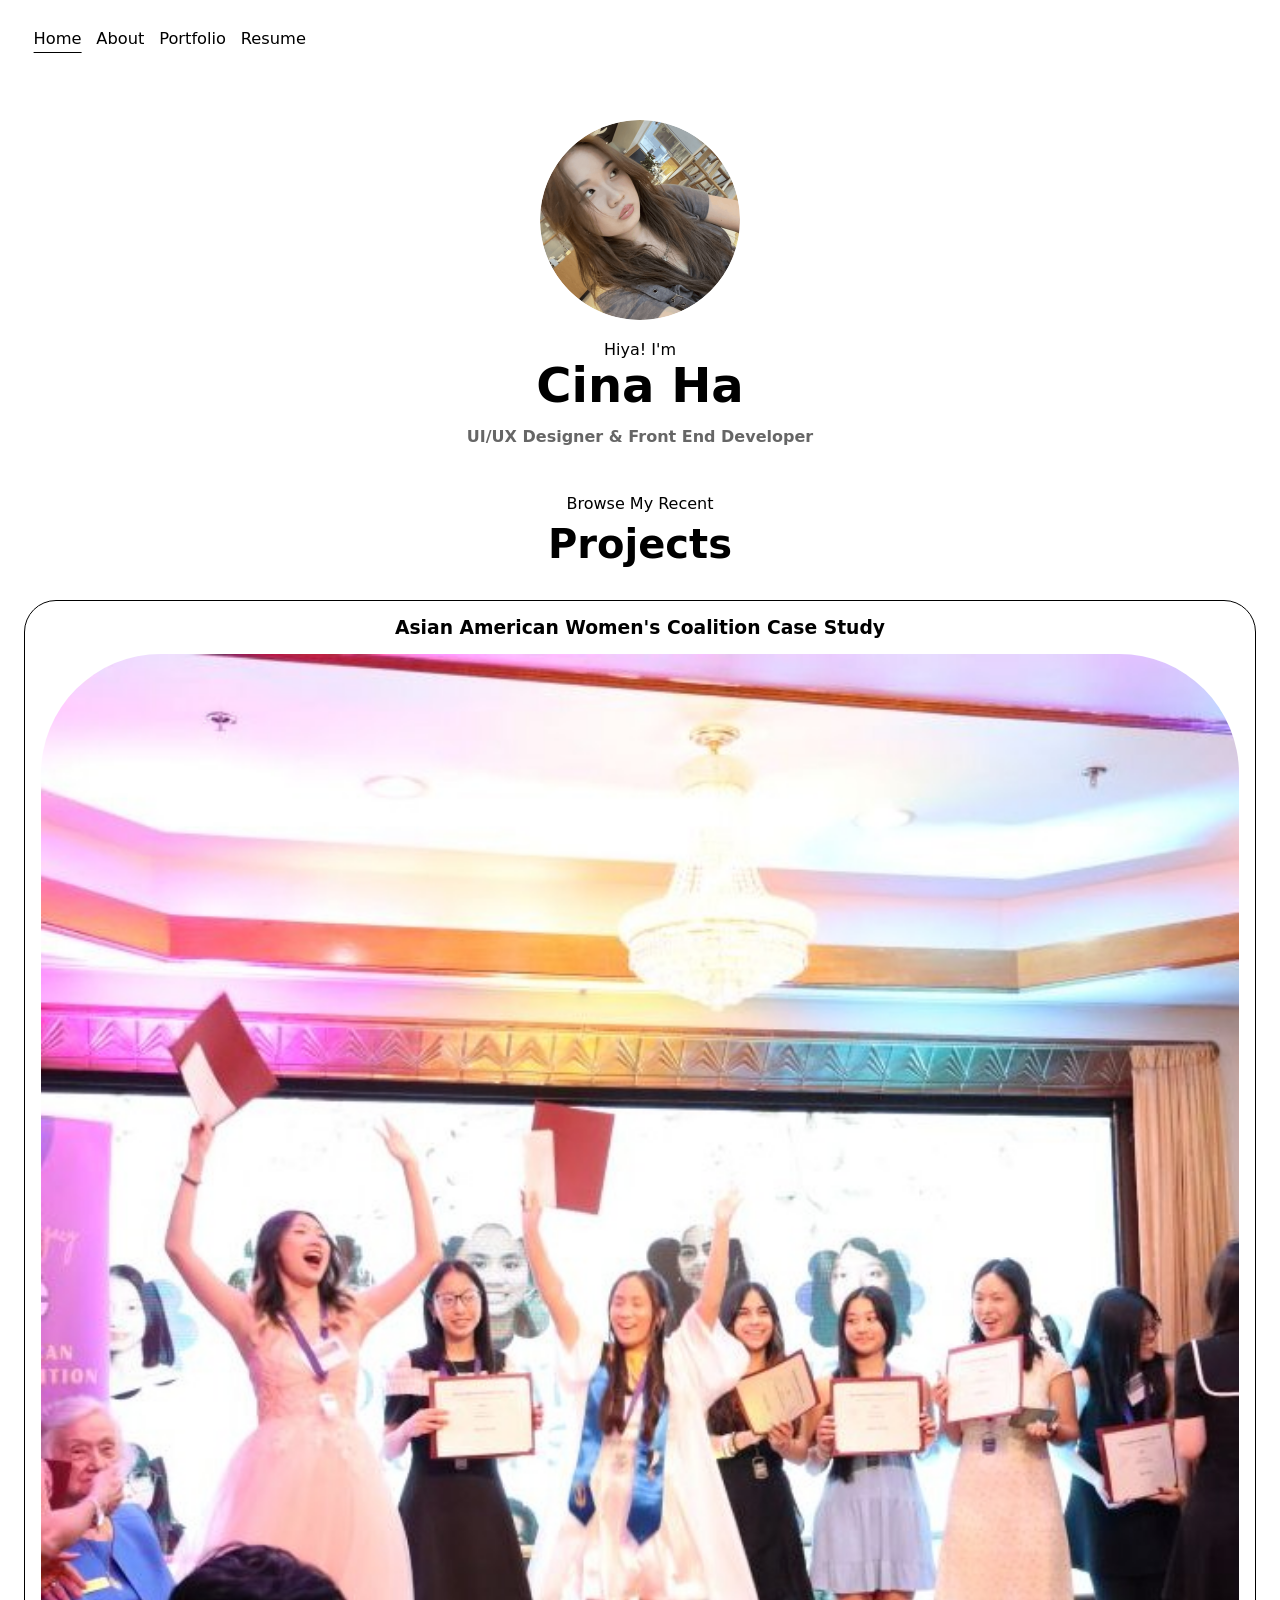
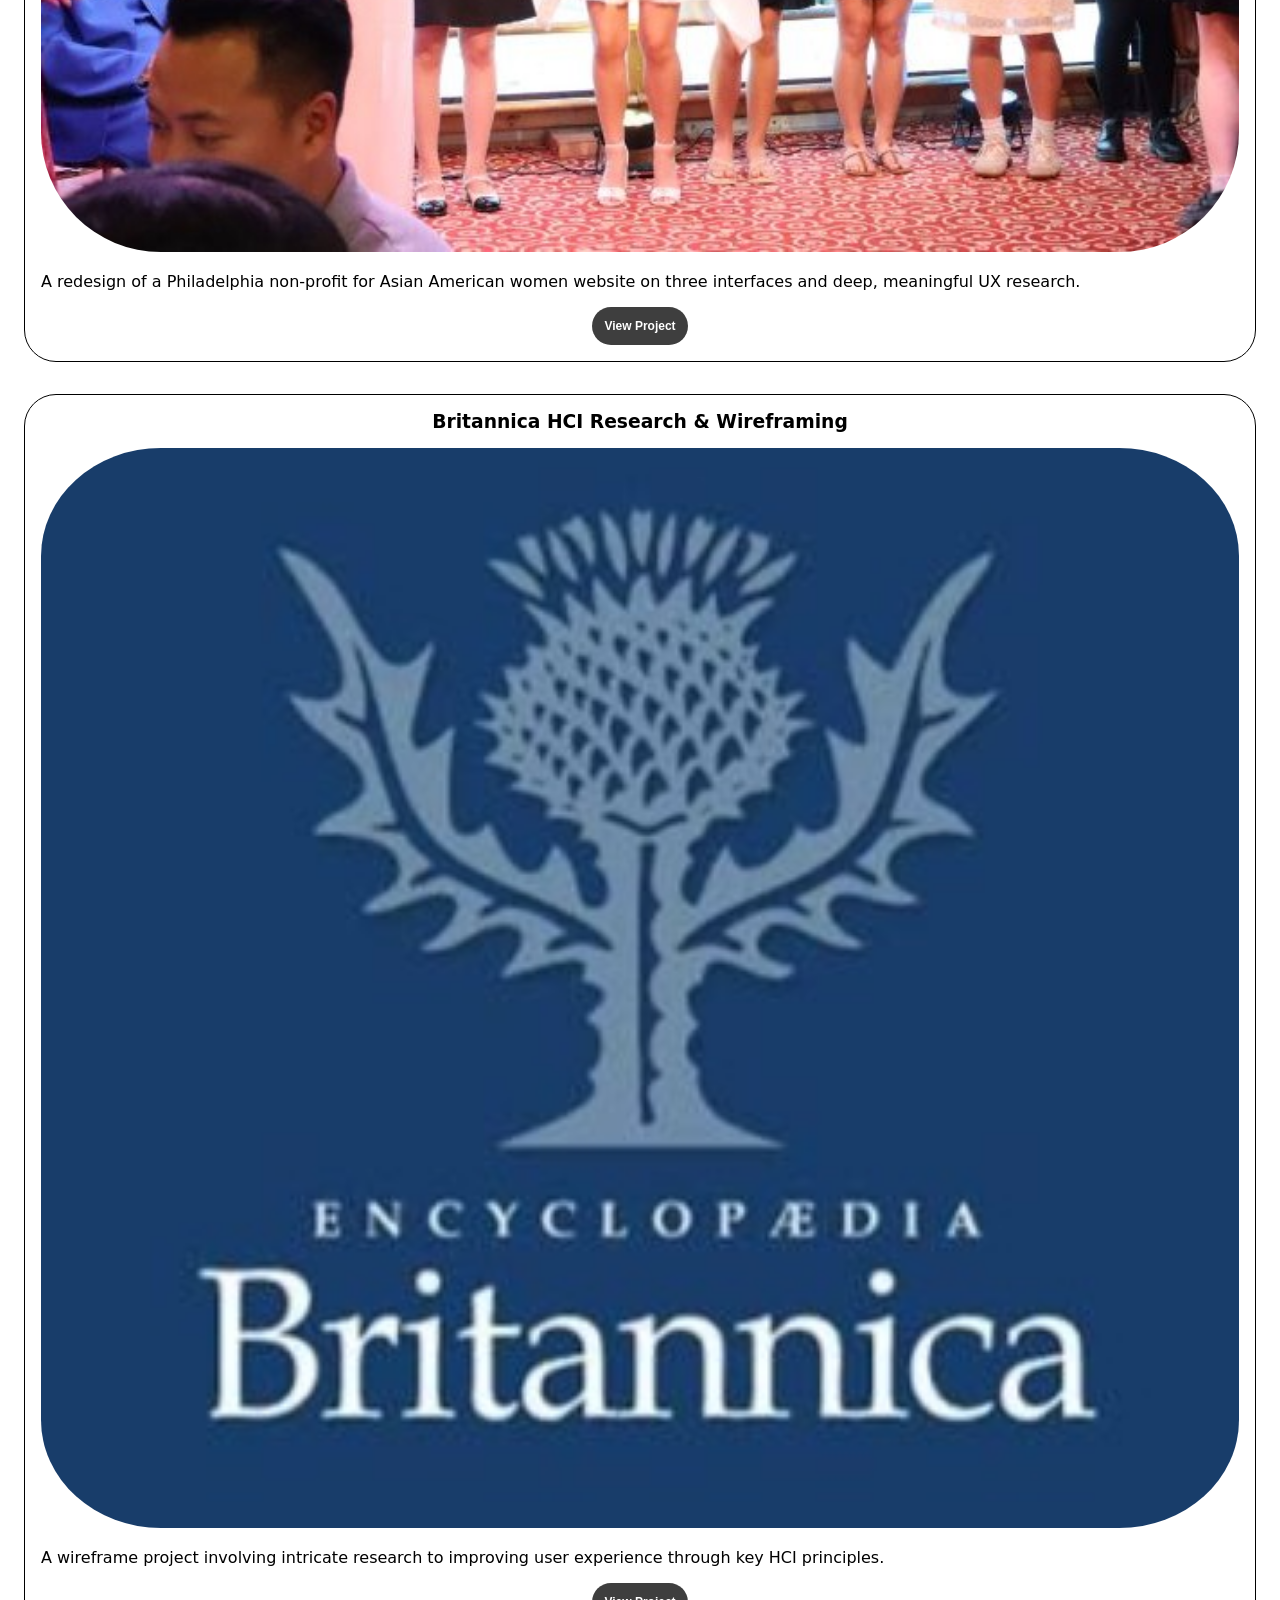
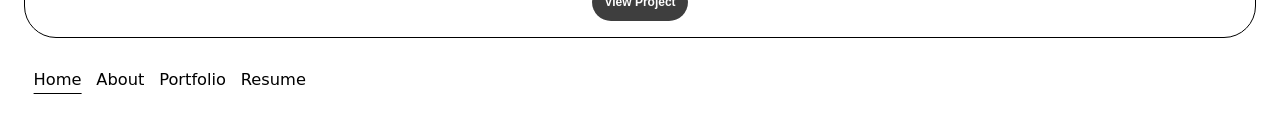
<file: index.html>
<!doctype html>
<html lang="en">
  <head>
    <meta charset="UTF-8" />
    <meta name="viewport" content="width=device-width, initial-scale=1.0" />
    <title>Cina Ha's Portfolio Home Page</title>
    <link rel="stylesheet" href="styles.css" />
  </head>
  <body>
    <!--Practice Notes!-->
    <header>
      <nav aria-label="Primary">
        <a href="index.html" class="current">Home</a>
        <a href="about.html">About</a>
        <a href="portfolio.html">Portfolio</a>
        <a href="resume.html">Resume</a>
      </nav>
    </header>
    <main>
      <section id="hero">
        <img
          src="images/koreaCafePfp.png"
          alt="Close up selfie of Cina Ha sitting in a cafe in Korea with a brown, nature background."
          class="hero_pfp"
        />
        <div class="center_title_paragraph">
          <p class="center_title_paragraph">Hiya! I'm</p>
          <h1 class="hero-title">Cina Ha</h1>
          <p id="hero_accent_text">UI/UX Designer & Front End Developer</p>
        </div>
      </section>

      <section id="projects_home">
        <p class="center_title_paragraph">Browse My Recent</p>
        <h2 class="projects_h2">Projects</h2>
        <section class="project_card">
          <h3 class="indexh3">Asian American Women's Coalition Case Study</h3>
          <img src="images/aawcredesign.jpg" class="project-card-image" />
          <p>
            A redesign of a Philadelphia non-profit for Asian American women
            website on three interfaces and deep, meaningful UX research.
          </p>
          <button class="btn" onclick="location.href = 'projects.html'">
            View Project
          </button>
        </section>
        <section class="project_card">
          <h3 class="indexh3">Britannica HCI Research & Wireframing</h3>
          <img src="images/britannicalogo.jpg" class="project-card-image" />
          <p>
            A wireframe project involving intricate research to improving user
            experience through key HCI principles.
          </p>
          <button class="btn" onclick="location.href = 'project 2.html'">
            View Project
          </button>
        </section>
      </section>
    </main>
    <footer>
      <nav aria-label="Footer">
        <a href="index.html" class="current">Home</a>
        <a href="about.html">About</a>
        <a href="portfolio.html">Portfolio</a>
        <a href="resume.html">Resume</a>
      </nav>
    </footer>
  </body>
</html>
</file>
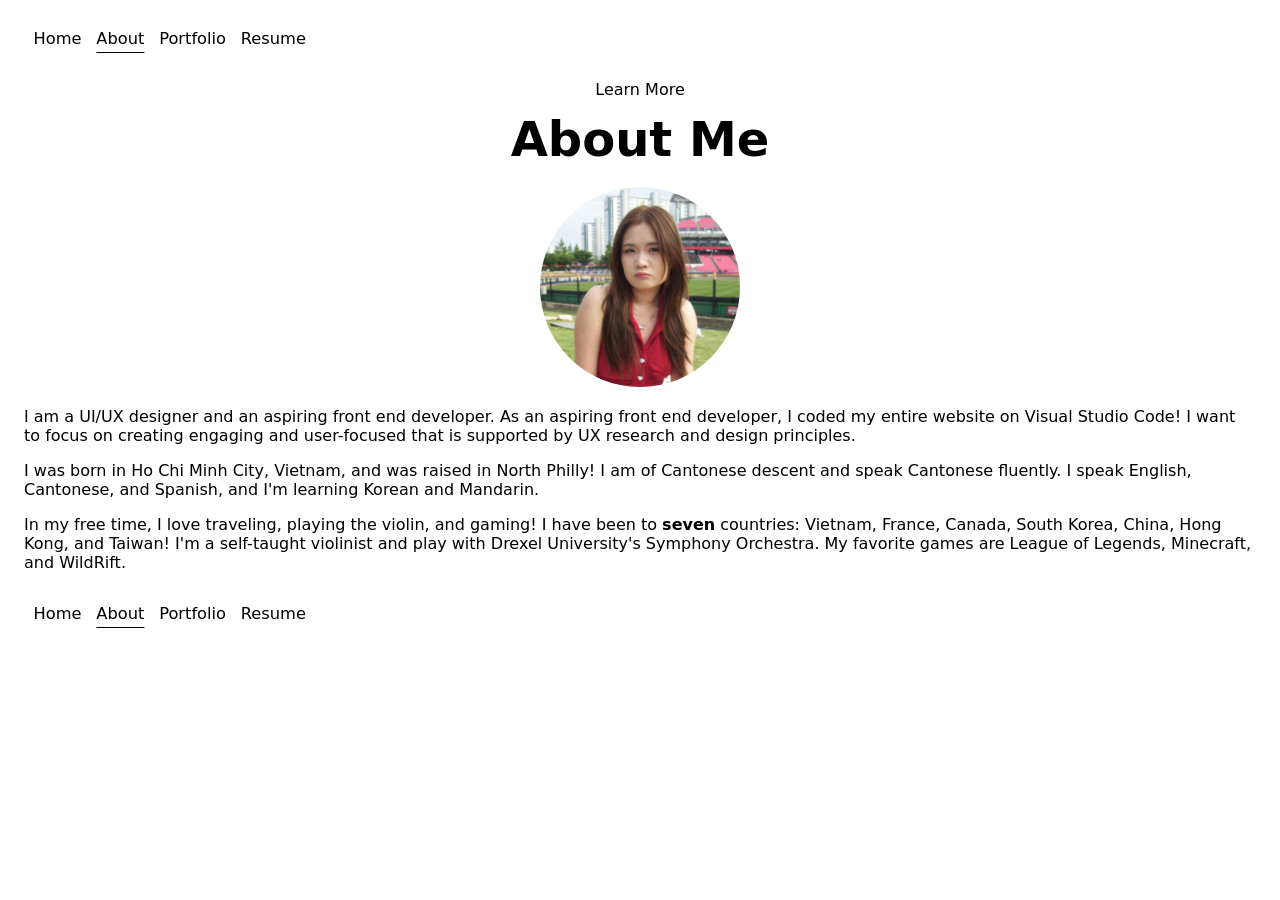
<file: about.html>
<!doctype html>
<html lang="en">
  <head>
    <meta charset="UTF-8" />
    <meta name="viewport" content="width=device-width, initial-scale=1.0" />
    <title>Cina Ha's Portfolio About Page</title>
    <link rel="stylesheet" href="styles.css" />
  </head>
  <body>
    <header>
      <nav aria-label="Primary">
        <a href="index.html">Home</a>
        <a href="about.html" class="current">About</a>
        <a href="portfolio.html">Portfolio</a>
        <a href="resume.html">Resume</a>
      </nav>
    </header>
    <main>
      <section id="about">
        <div class="center_title_paragraph">
          <p class="center_title_paragraph">Learn More</p>
          <h1 class="about-title">About Me</h1>
        </div>
        <img
          src="images/koreaGwangjuAboutPic.jpg"
          alt="Cina Ha sitting on a grassy field in front of a baseball field with red stands in the background."
          class="about_pfp"
        />
        <div class="about_me_text">
          <p>
            I am a UI/UX designer and an aspiring front end developer. As an
            aspiring front end developer, I coded my entire website on Visual
            Studio Code! I want to focus on creating engaging and user-focused
            that is supported by UX research and design principles.
          </p>
          <p>
            I was born in Ho Chi Minh City, Vietnam, and was raised in North
            Philly! I am of Cantonese descent and speak Cantonese fluently. I
            speak English, Cantonese, and Spanish, and I'm learning Korean and
            Mandarin.
          </p>
          <p>
            In my free time, I love traveling, playing the violin, and gaming! I
            have been to <b>seven</b> countries: Vietnam, France, Canada, South
            Korea, China, Hong Kong, and Taiwan! I'm a self-taught violinist and
            play with Drexel University's Symphony Orchestra. My favorite games
            are League of Legends, Minecraft, and WildRift.
          </p>
        </div>
      </section>
    </main>
    <footer>
      <nav aria-label="Footer">
        <a href="index.html">Home</a>
        <a href="about.html" class="current">About</a>
        <a href="portfolio.html">Portfolio</a>
        <a href="resume.html">Resume</a>
      </nav>
    </footer>
  </body>
</html>
</file>
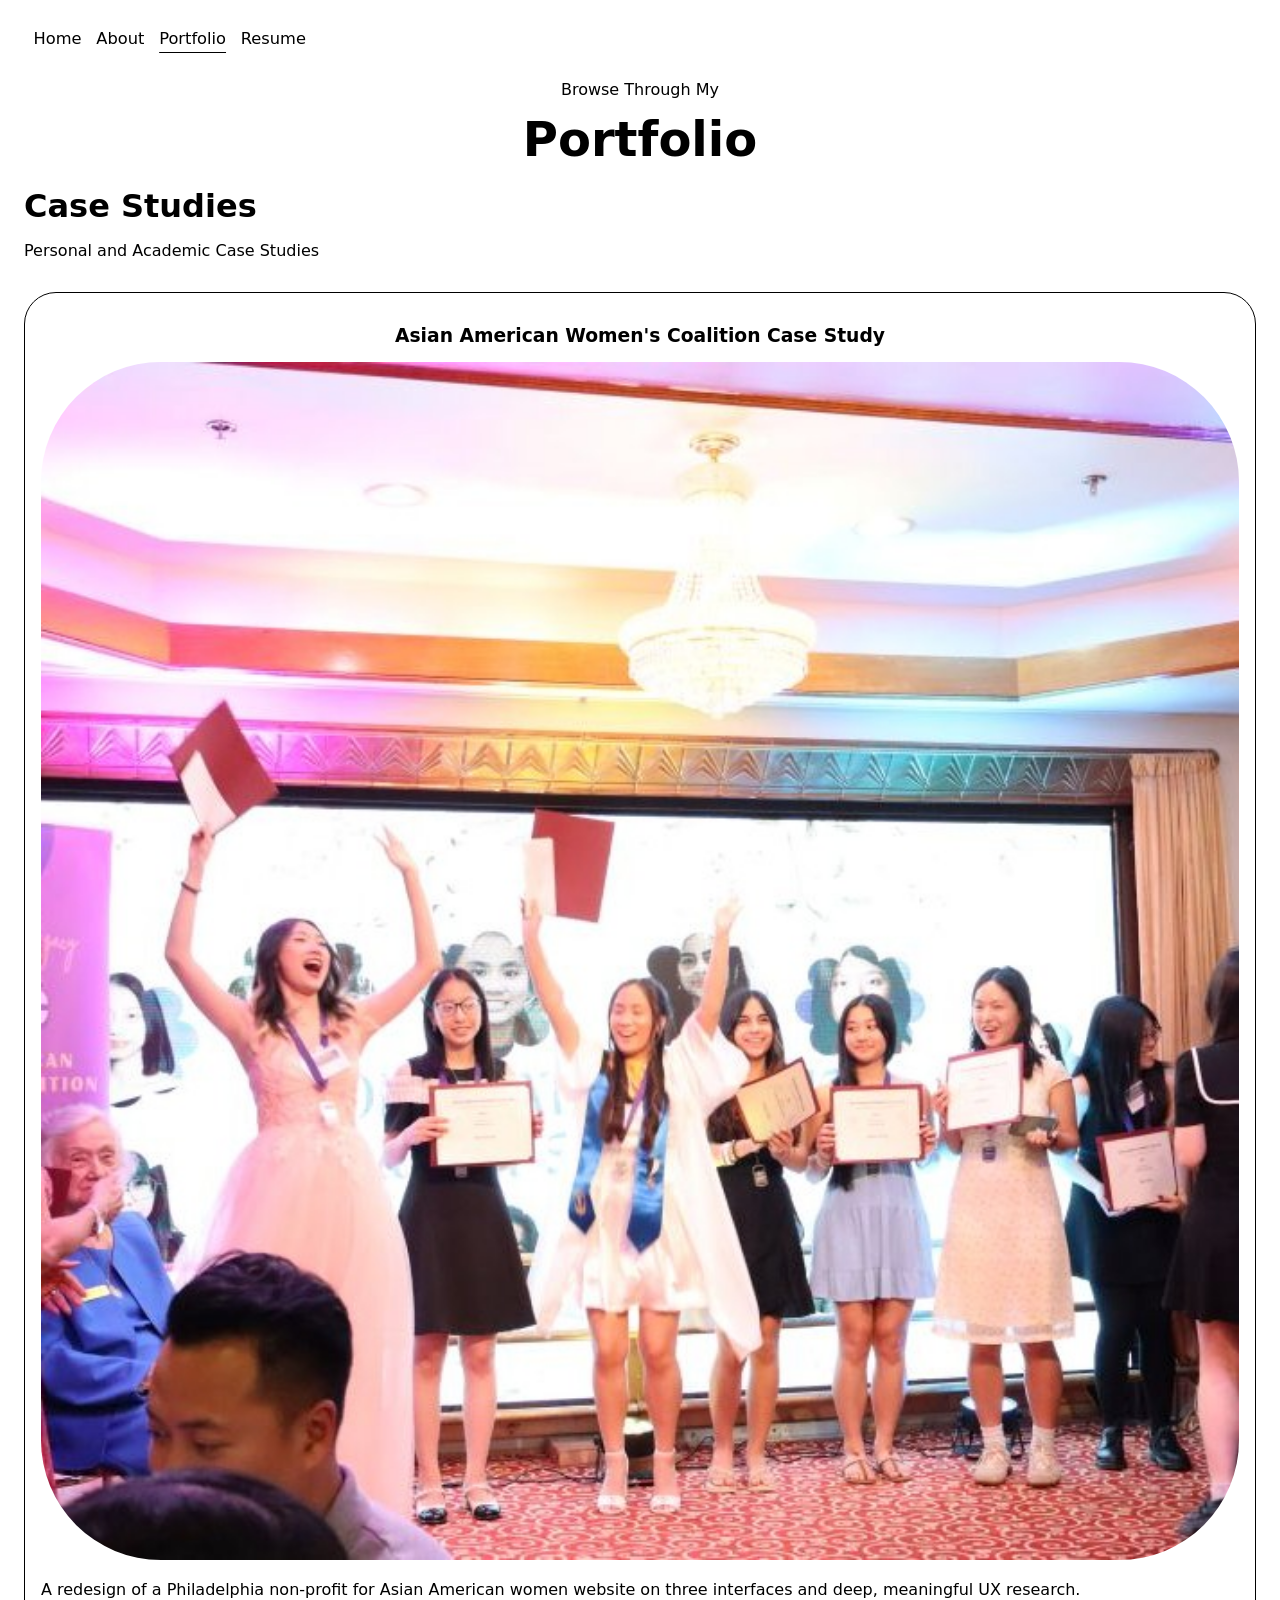
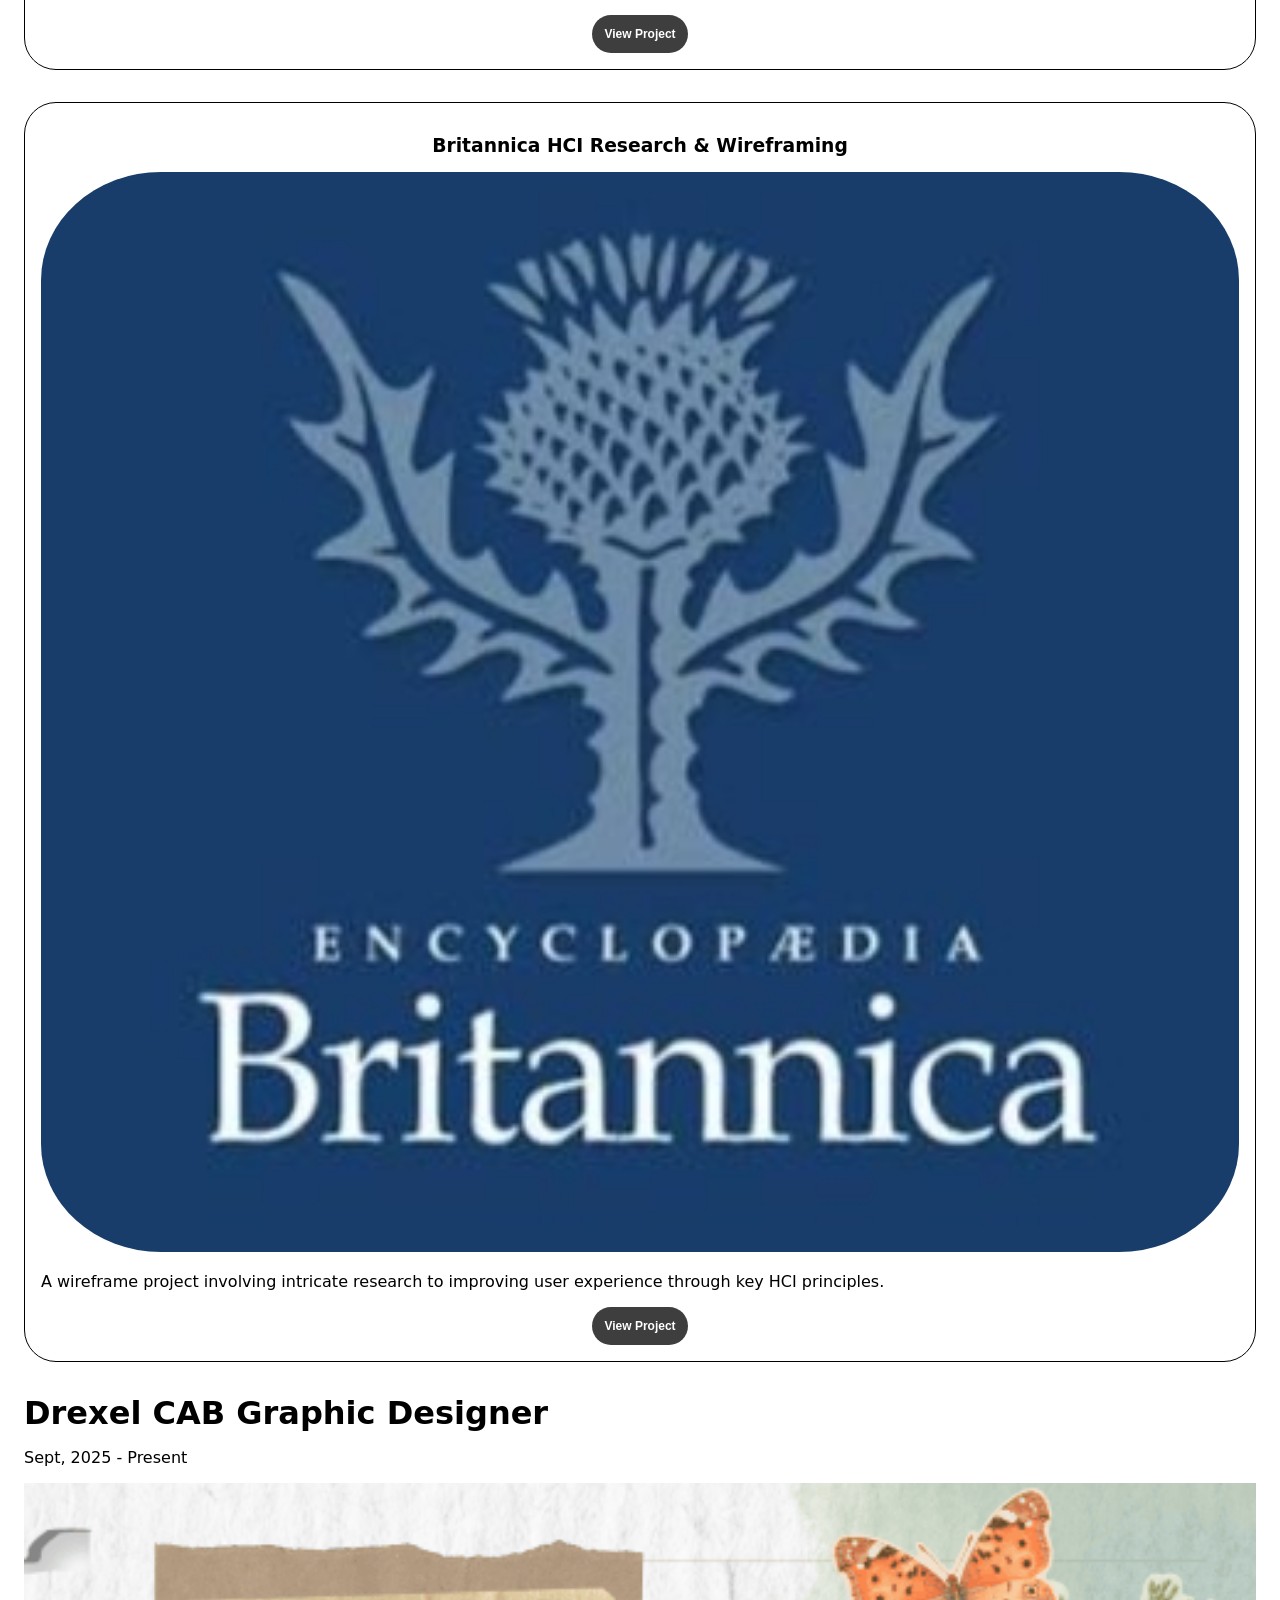
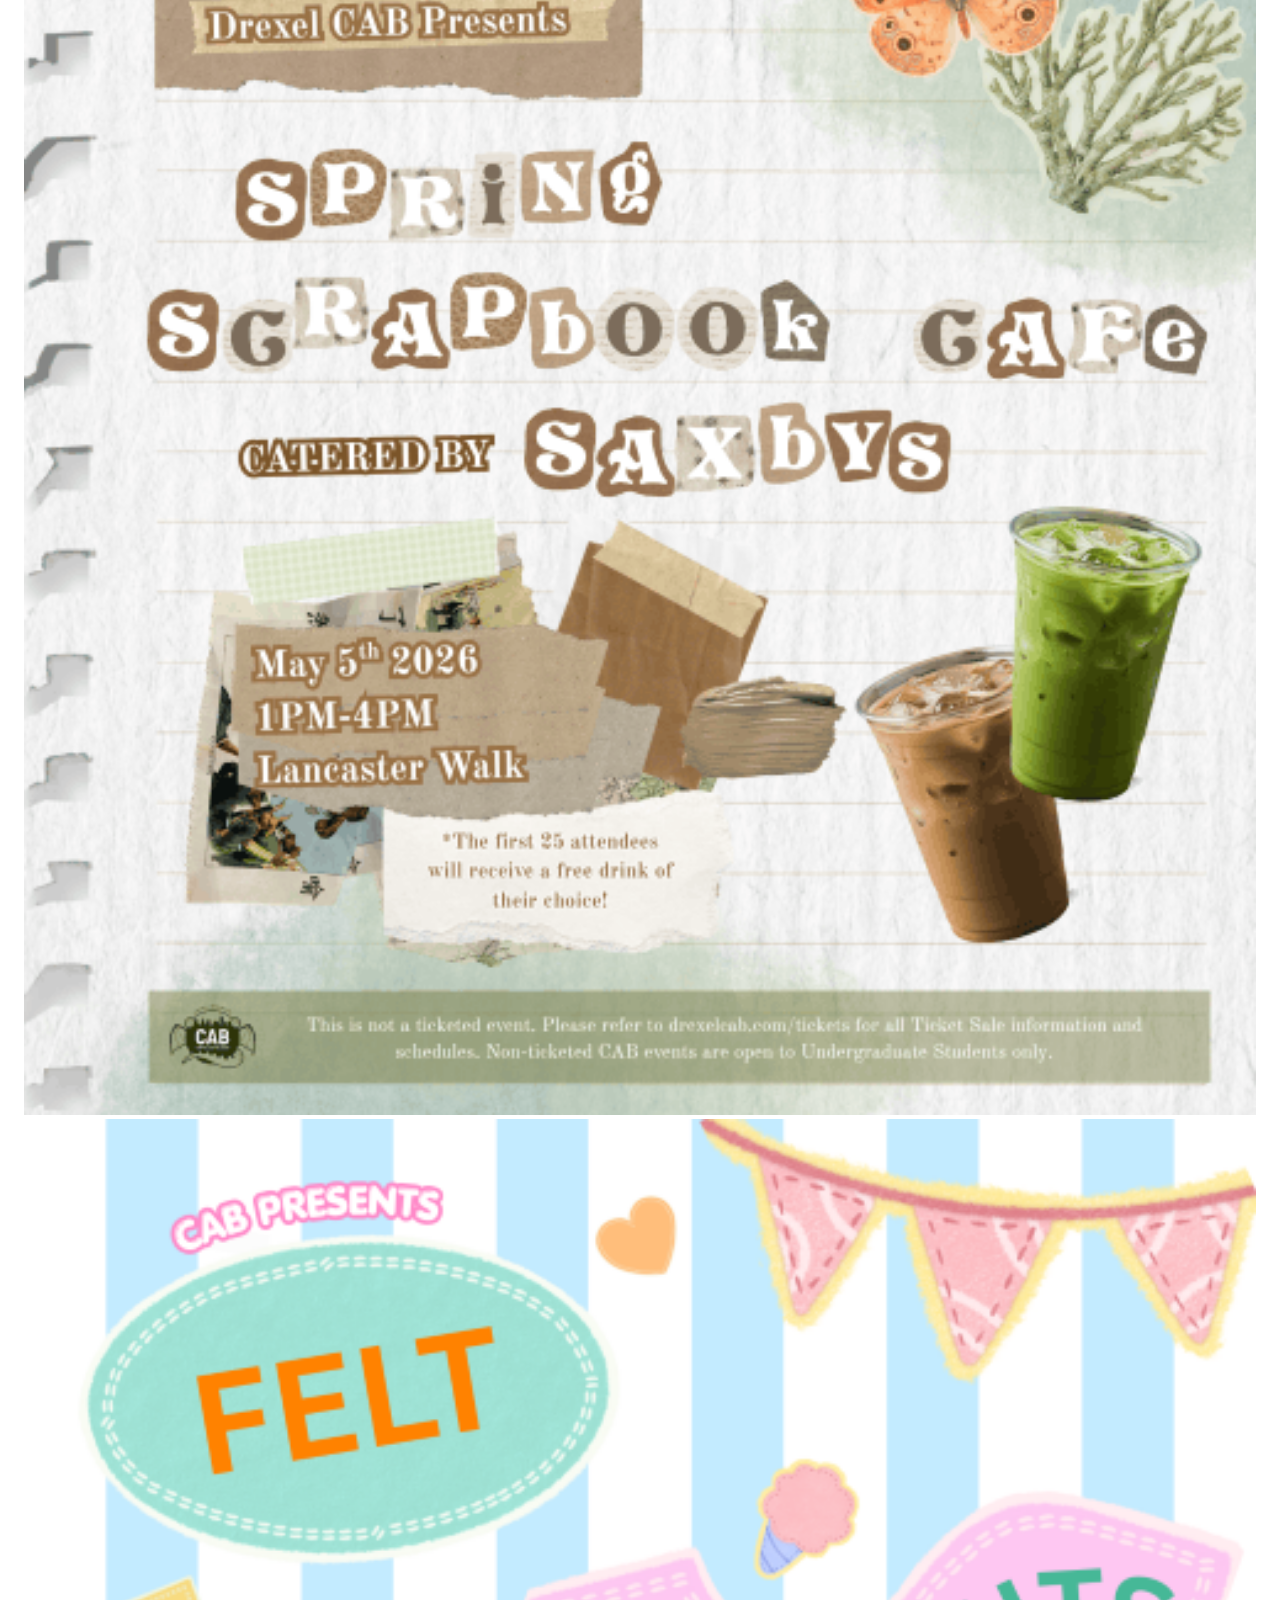
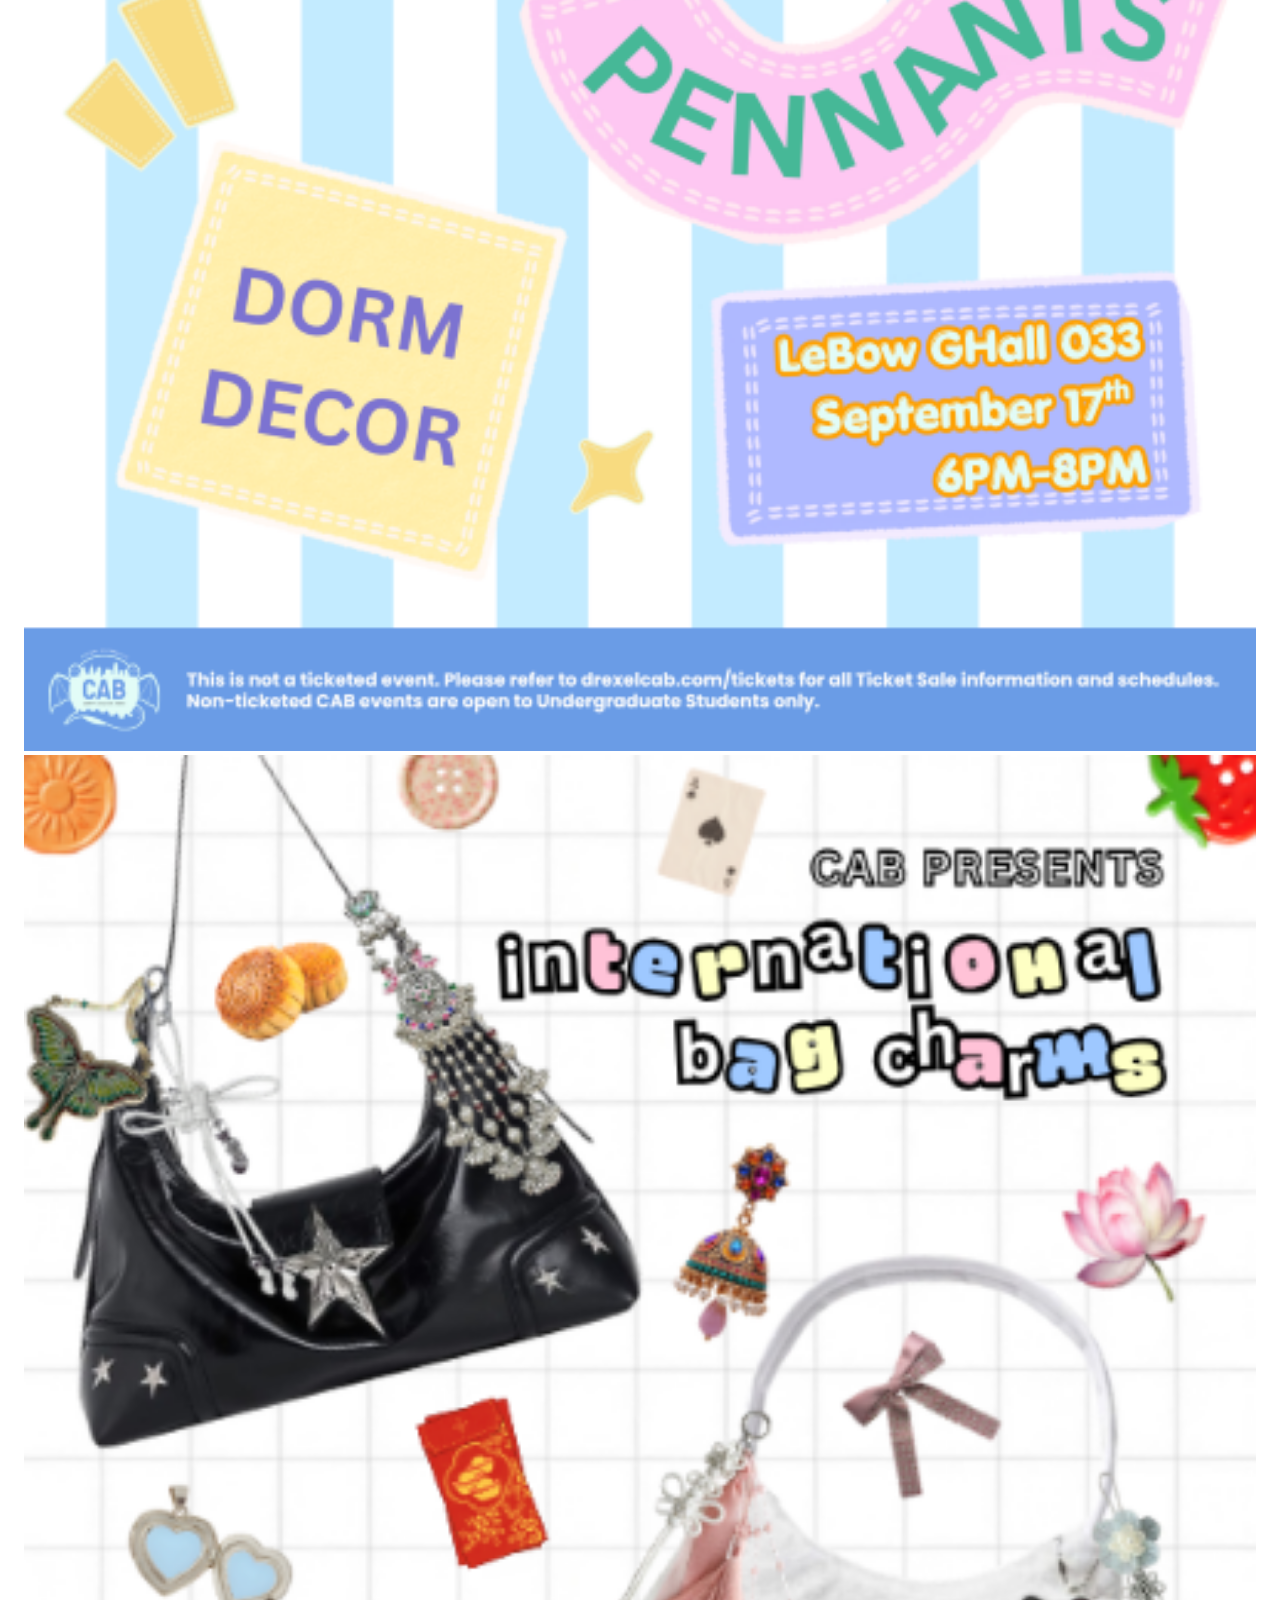
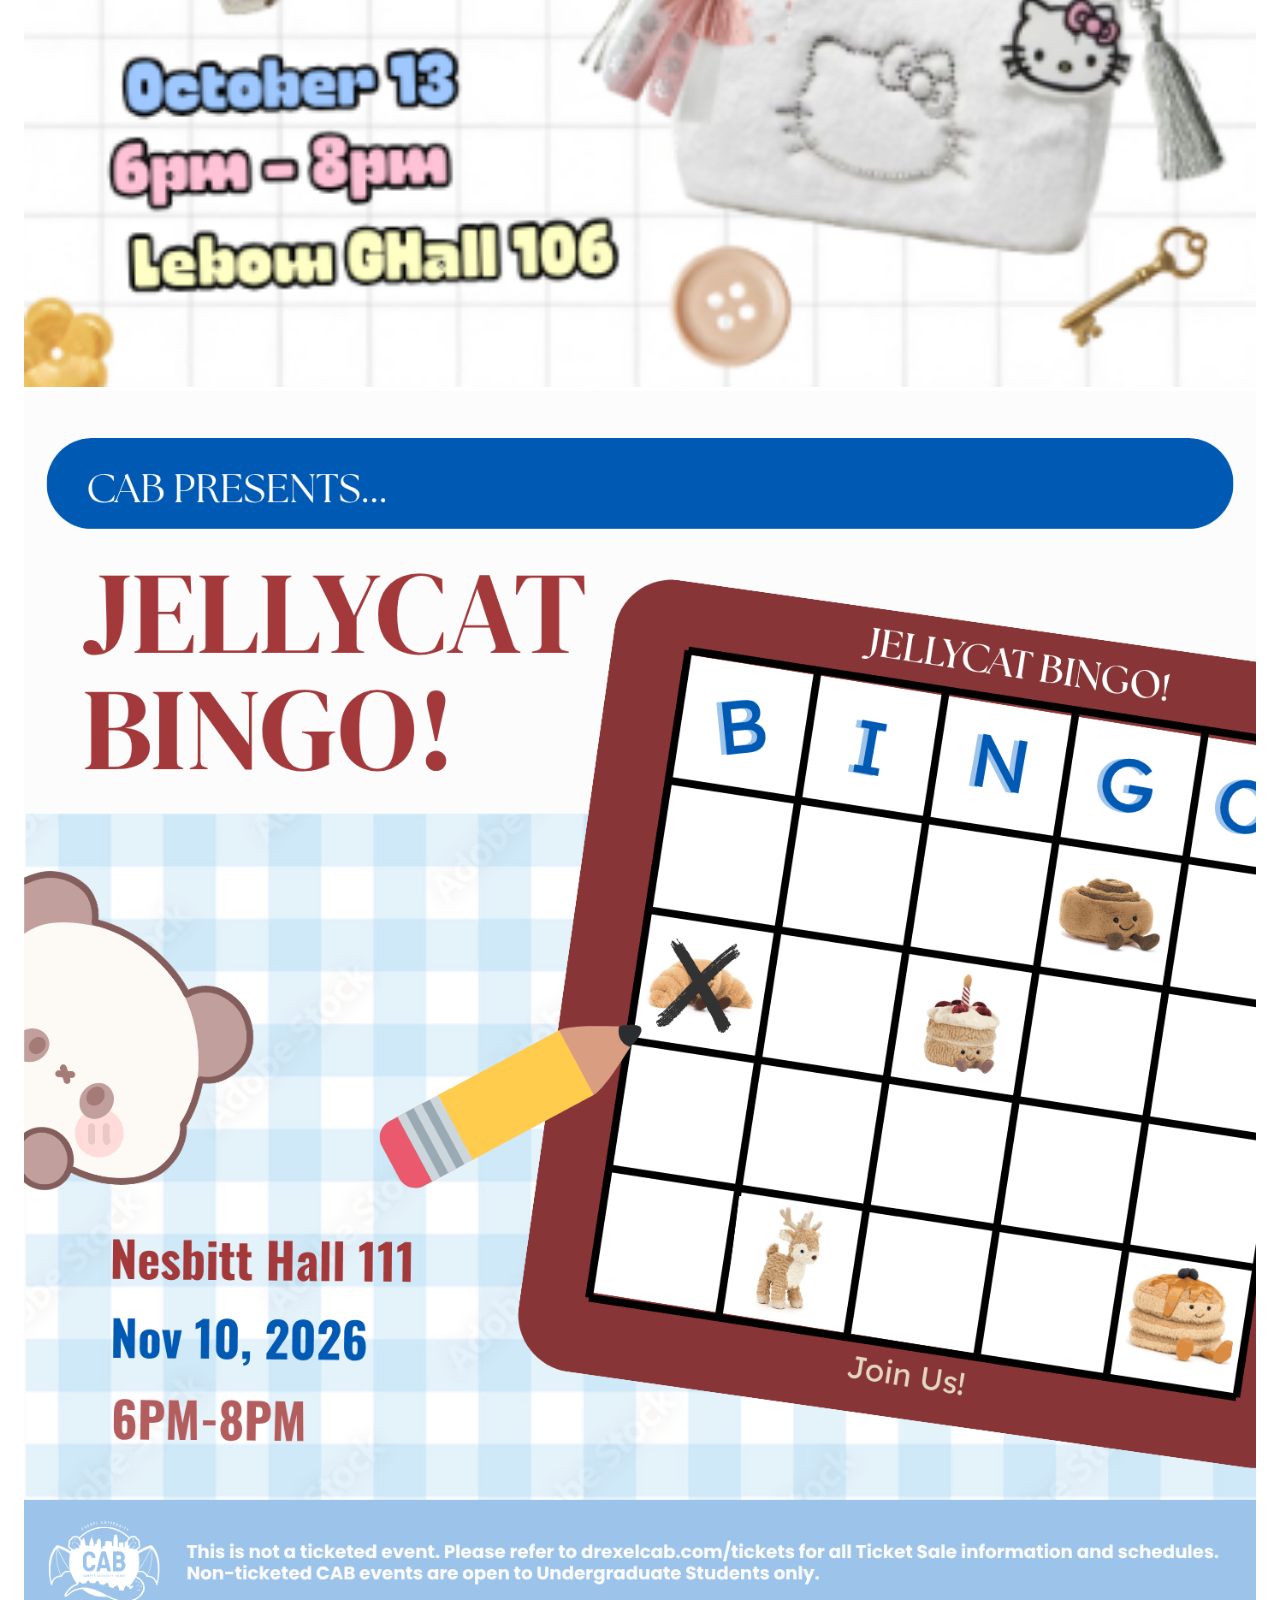
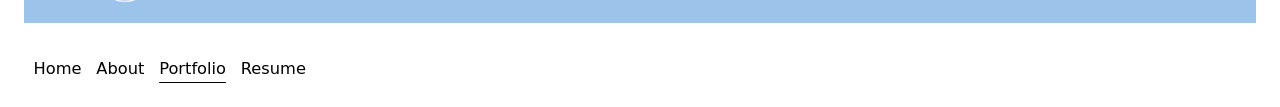
<file: portfolio.html>
<!doctype html>
<html lang="en">
  <head>
    <meta charset="UTF-8" />
    <meta name="viewport" content="width=device-width, initial-scale=1.0" />
    <title>Cina Ha's Portfolio About Page</title>
    <link rel="stylesheet" href="styles.css" />
  </head>
  <body>
    <header>
      <nav aria-label="Primary">
        <a href="index.html">Home</a>
        <a href="about.html">About</a>
        <a href="portfolio.html" class="current">Portfolio</a>
        <a href="resume.html">Resume</a>
      </nav>
    </header>
    <main>
      <section id="portfolio">
        <div class="center_title_paragraph">
          <p class="center_title_paragraph">Browse Through My</p>
          <h1 class="about-title">Portfolio</h1>
        </div>
        <section id="projects_portfolio">
          <p class="portfolio_title">Case Studies</p>
          <p>Personal and Academic Case Studies</p>
          <section class="project_card">
            <h3>Asian American Women's Coalition Case Study</h3>
            <img src="images/aawcredesign.jpg" class="project-card-image" />
            <p>
              A redesign of a Philadelphia non-profit for Asian American women
              website on three interfaces and deep, meaningful UX research.
            </p>
            <button class="btn" onclick="location.href = 'projects.html'">
              View Project
            </button>
          </section>
          <section class="project_card">
            <h3>Britannica HCI Research & Wireframing</h3>
            <img src="images/britannicalogo.jpg" class="project-card-image" />
            <p>
              A wireframe project involving intricate research to improving user
              experience through key HCI principles.
            </p>
            <button class="btn" onclick="location.href = 'project 2.html'">
              View Project
            </button>
          </section>
        </section>

        <p class="portfolio_title">Drexel CAB Graphic Designer</p>
        <p>Sept, 2025 - Present</p>
        <img src="images/springscrapbook.png" class="portfolio_pictures" />
        <img src="images/feltPennants.png" class="portfolio_pictures" />
        <img src="images/bagCharms.png" class="portfolio_pictures" />
        <img src="images/jellycatBingo.png" class="portfolio_pictures" />
      </section>
    </main>
    <footer>
      <nav aria-label="Footer">
        <a href="index.html">Home</a>
        <a href="about.html">About</a>
        <a href="portfolio.html" class="current">Portfolio</a>
        <a href="resume.html">Resume</a>
      </nav>
    </footer>
  </body>
</html>
</file>
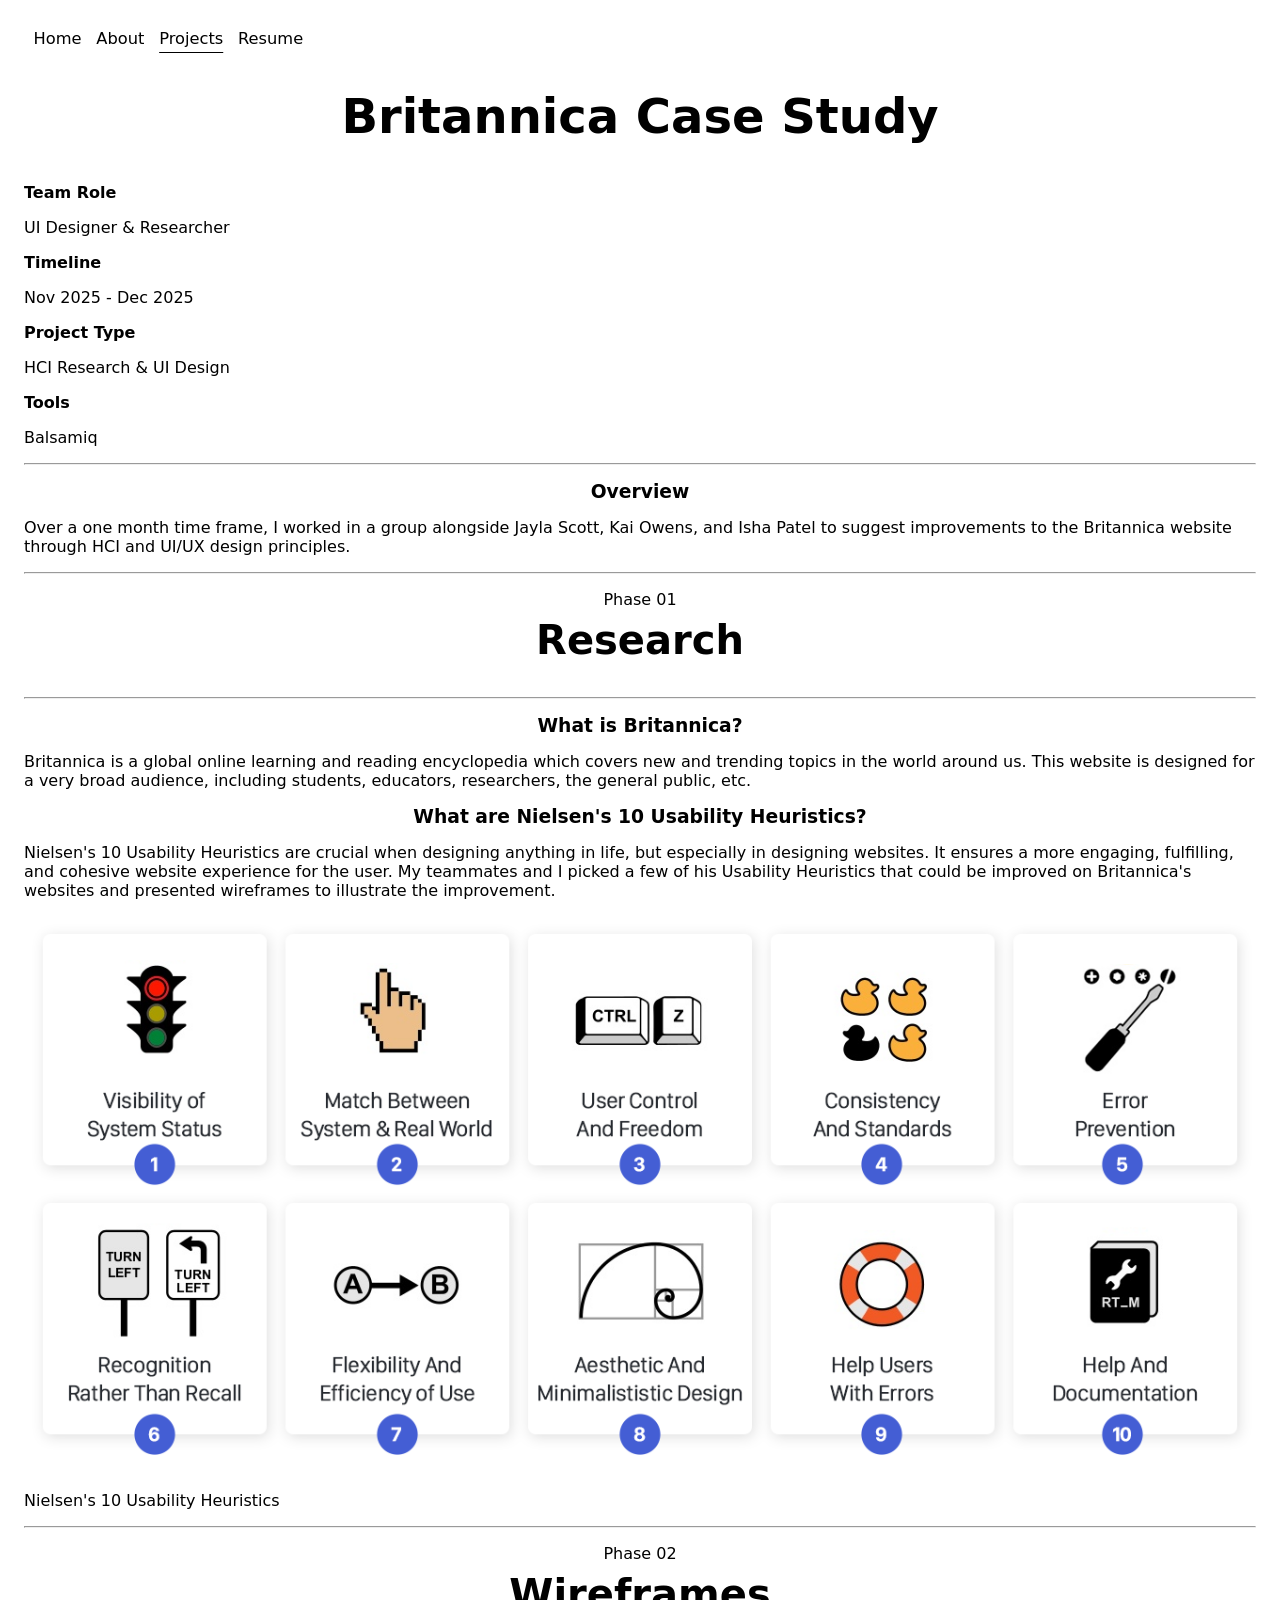
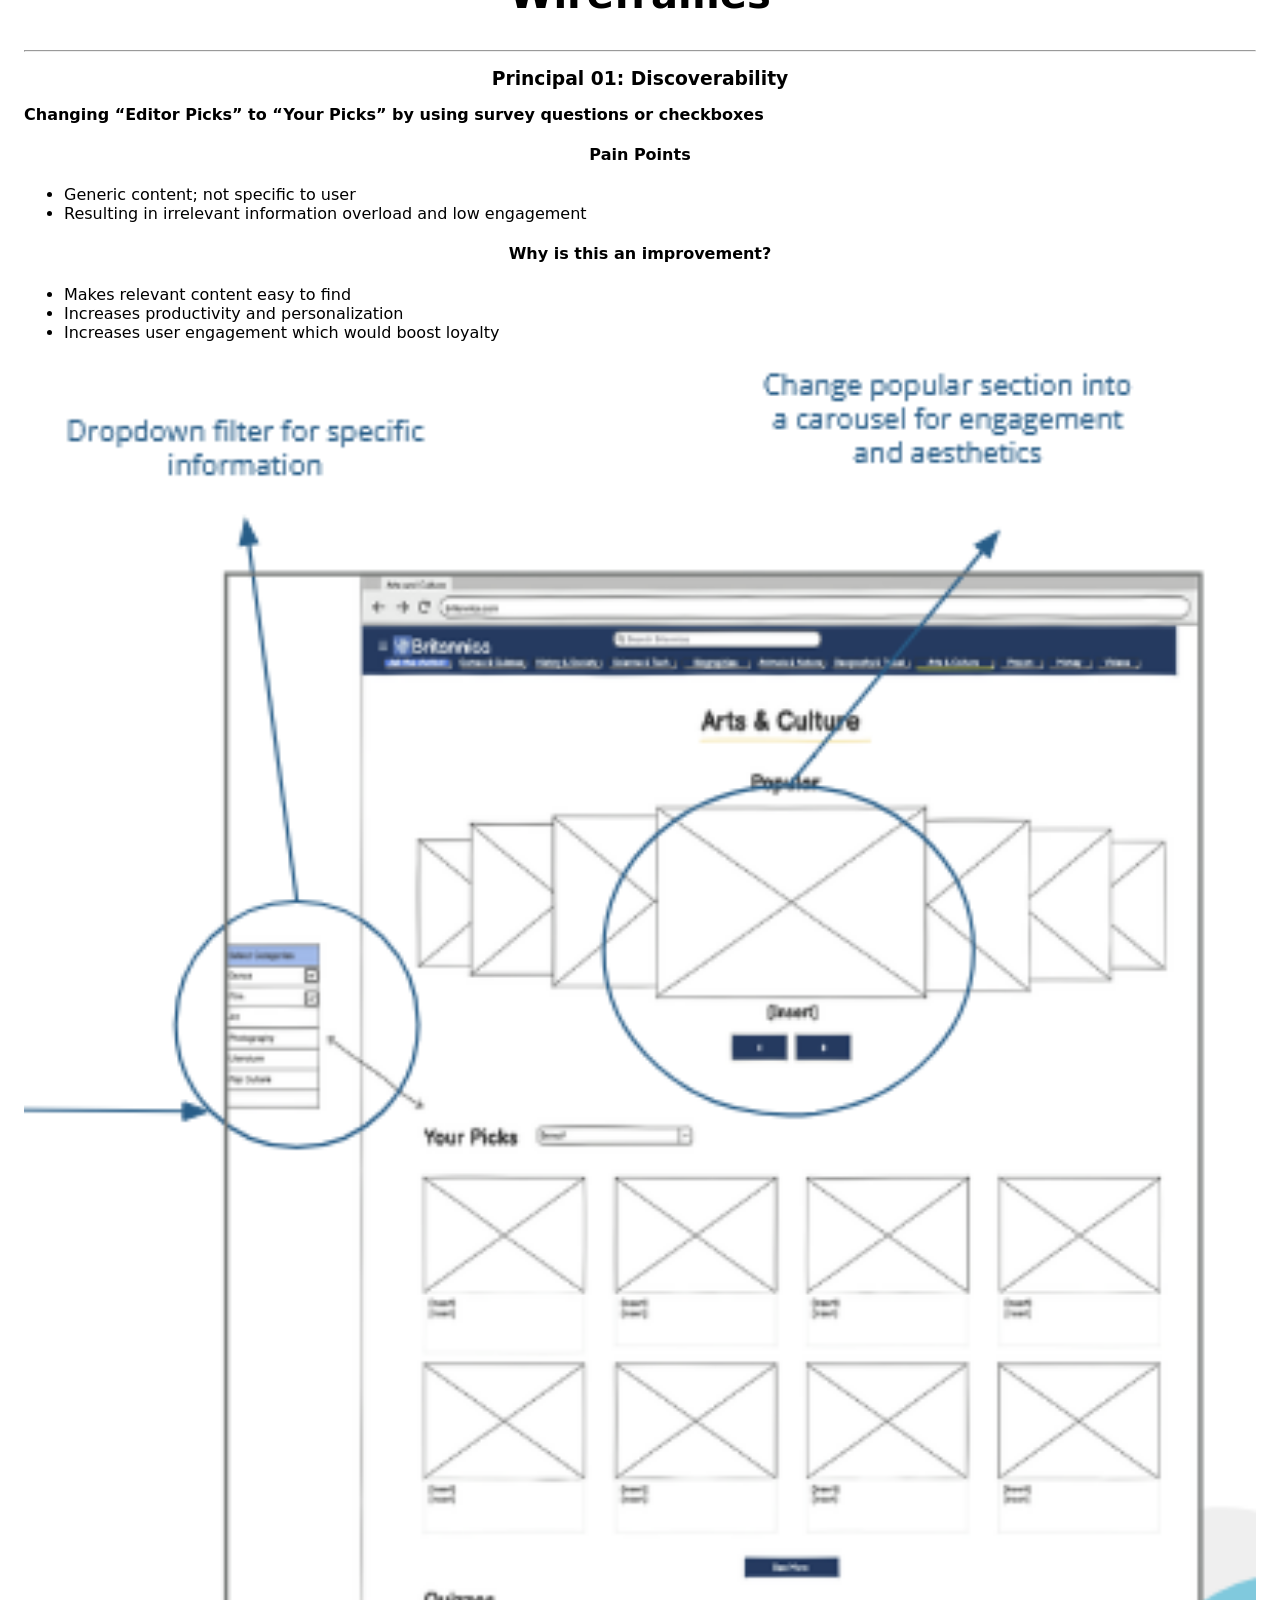
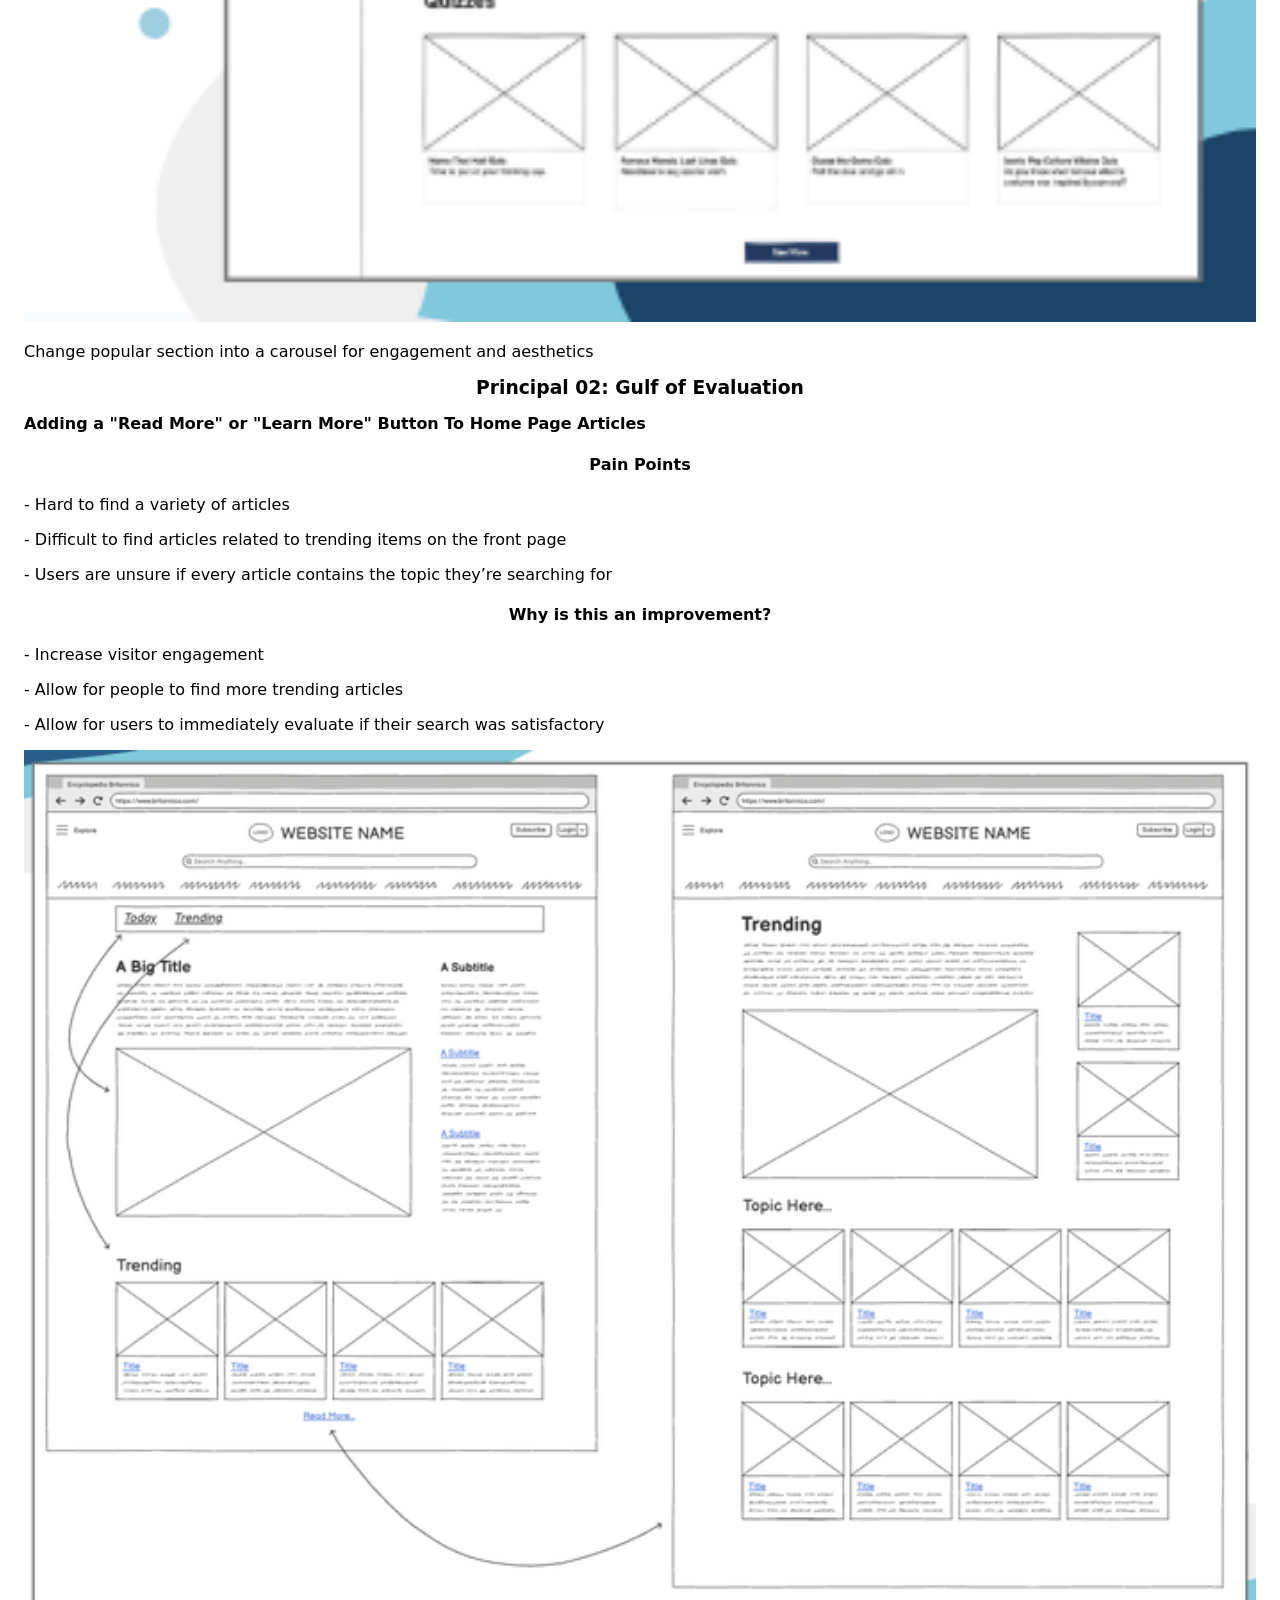
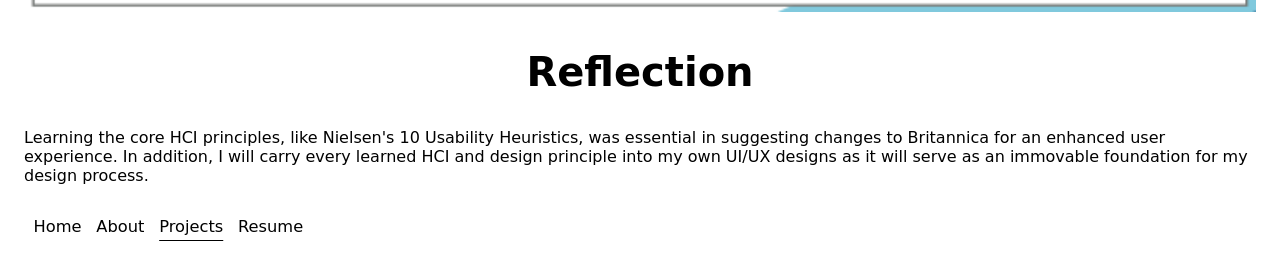
<file: project 2.html>
<!doctype html>
<html lang="en">
  <head>
    <meta charset="UTF-8" />
    <meta name="viewport" content="width=device-width, initial-scale=1.0" />
    <title>Cina Ha's Portfolio About Page</title>
    <link rel="stylesheet" href="styles.css" />
  </head>
  <body>
    <header>
      <nav aria-label="Primary">
        <a href="index.html">Home</a>
        <a href="about.html">About</a>
        <a href="projects.html" class="current">Projects</a>
        <a href="resume.html">Resume</a>
      </nav>
    </header>
    <main>
      <section id="project-1">
        <div project1-container>
          <h1 class="title">Britannica Case Study</h1>
          <div class="big-frame-1">
            <div id="overview-1">
              <p><b>Team Role</b></p>
              <p>UI Designer & Researcher</p>
            </div>
            <div id="overview-2">
              <p><b>Timeline</b></p>
              <p>Nov 2025 - Dec 2025</p>
            </div>
            <div id="overview-3">
              <p><b>Project Type</b></p>
              <p>HCI Research & UI Design</p>
            </div>
            <div id="overview-4">
              <p><b>Tools</b></p>
              <p>Balsamiq</p>
            </div>
          </div>
          <hr class="custom-line" />

          <div class="big-frame-1">
            <div id="overview-5">
              <h3>Overview</h3>
              <p>
                Over a one month time frame, I worked in a group alongside Jayla
                Scott, Kai Owens, and Isha Patel to suggest improvements to the
                Britannica website through HCI and UI/UX design principles.
              </p>
            </div>
          </div>
          <hr class="custom-line" />

          <p class="center_title_paragraph">Phase 01</p>
          <h2 class="projects_h2">Research</h2>

          <hr class="custom-line" />

          <div class="big-frame-1">
            <div id="overview-67">
              <h3>What is Britannica?</h3>
            </div>
          </div>
          <div class="big-frame-1">
            <div id="overview-67">
              <p>
                Britannica is a global online learning and reading encyclopedia
                which covers new and trending topics in the world around us.
                This website is designed for a very broad audience, including
                students, educators, researchers, the general public, etc.
              </p>
            </div>
          </div>
          <div class="big-frame-1">
            <div id="overview-67">
              <h3>What are Nielsen's 10 Usability Heuristics?</h3>
            </div>
            <div id="overview-67">
              <p>
                Nielsen's 10 Usability Heuristics are crucial when designing
                anything in life, but especially in designing websites. It
                ensures a more engaging, fulfilling, and cohesive website
                experience for the user. My teammates and I picked a few of his
                Usability Heuristics that could be improved on Britannica's
                websites and presented wireframes to illustrate the improvement.
              </p>
            </div>

            <div class="project-photos">
              <img
                src="images/nielsens10.png"
                alt="Initial AAWC Research"
                class="initial-research-pic"
              />
              <p class="subtitles">Nielsen's 10 Usability Heuristics</p>
            </div>
            <hr class="custom-line" />

            <p class="center_title_paragraph">Phase 02</p>
            <h2 class="projects_h2">Wireframes</h2>

            <hr class="custom-line" />
            <div class="big-frame-1">
              <div id="overview-67">
                <h3>Principal 01: Discoverability</h3>
                <p>
                  <b
                    >Changing “Editor Picks” to “Your Picks” by using survey
                    questions or checkboxes</b
                  >
                </p>
              </div>
            </div>
            <div class="big-frame-1">
              <div id="overview-1">
                <h4>Pain Points</h4>
                <ul>
                  <li>Generic content; not specific to user</li>
                  <li>
                    Resulting in irrelevant information overload and low
                    engagement
                  </li>
                </ul>
              </div>
            </div>
            <h4>Why is this an improvement?</h4>
            <ul>
              <li>Makes relevant content easy to find</li>
              <li>Increases productivity and personalization</li>
              <li>Increases user engagement which would boost loyalty</li>
            </ul>
            <div class="project-photos">
              <img
                src="images/discoverability01.png"
                alt="Initial AAWC Research"
                class="initial-research-pic"
              />
              <p class="subtitles">
                Change popular section into a carousel for engagement and
                aesthetics
              </p>
            </div>

            <div class="big-frame-1">
              <div id="overview-67">
                <h3>Principal 02: Gulf of Evaluation</h3>
                <p>
                  <b
                    >Adding a "Read More" or "Learn More" Button To Home Page
                    Articles</b
                  >
                </p>
              </div>
            </div>

            <div class="big-frame-1">
              <div id="overview-1">
                <h4>Pain Points</h4>
                <p>- Hard to find a variety of articles</p>
                <p>
                  - Difficult to find articles related to trending items on the
                  front page
                </p>
                <p>
                  - Users are unsure if every article contains the topic they’re
                  searching for
                </p>
              </div>
            </div>
            <div class="big-frame-1">
              <div id="overview-1">
                <h4>Why is this an improvement?</h4>
                <p>- Increase visitor engagement</p>
                <p>- Allow for people to find more trending articles</p>
                <p>
                  - Allow for users to immediately evaluate if their search was
                  satisfactory
                </p>
              </div>
            </div>
            <div class="project-photos">
              <img
                src="images/research02.png"
                alt="Initial AAWC Research"
                class="initial-research-pic"
              />
            </div>
            <div id="overview-67">
              <h2>Reflection</h2>
            </div>

            <div id="overview-81">
              <p>
                Learning the core HCI principles, like Nielsen's 10 Usability
                Heuristics, was essential in suggesting changes to Britannica
                for an enhanced user experience. In addition, I will carry every
                learned HCI and design principle into my own UI/UX designs as it
                will serve as an immovable foundation for my design process.
              </p>
            </div>
          </div>
        </div>
      </section>
    </main>
    <footer>
      <nav aria-label="Footer">
        <a href="index.html">Home</a>
        <a href="about.html">About</a>
        <a href="projects.html" class="current">Projects</a>
        <a href="resume.html">Resume</a>
      </nav>
    </footer>
  </body>
</html>
</file>
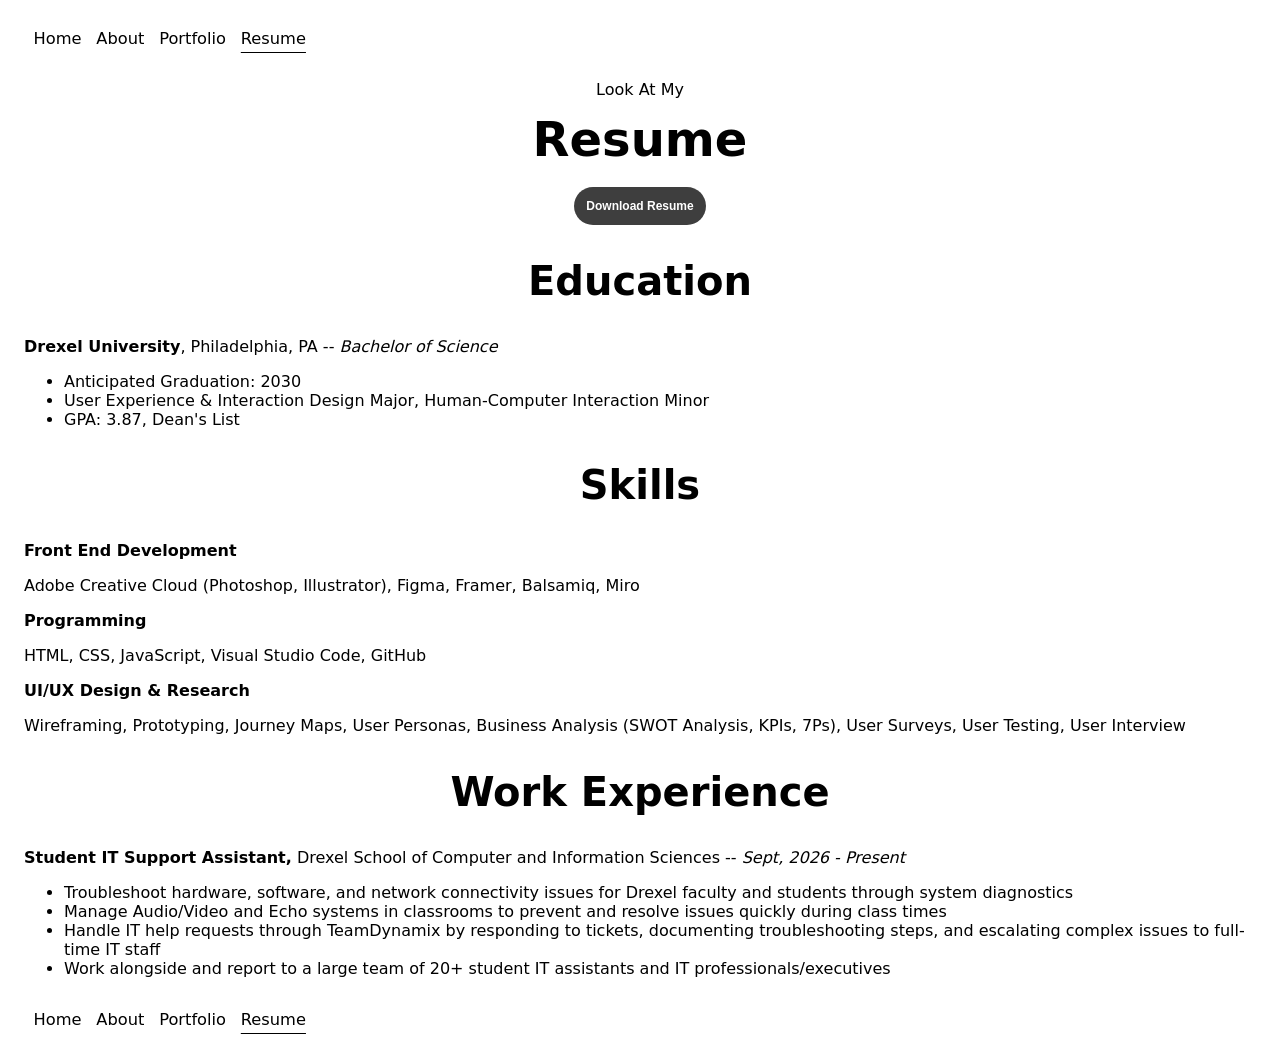
<file: resume.html>
<!doctype html>
<html lang="en">
  <head>
    <meta charset="UTF-8" />
    <meta name="viewport" content="width=device-width, initial-scale=1.0" />
    <title>Cina Ha Resume</title>
    <link rel="stylesheet" href="styles.css" />
  </head>
  <body>
    <header>
      <nav aria-label="Primary">
        <a href="index.html">Home</a>
        <a href="about.html">About</a>
        <a href="portfolio.html">Portfolio</a>
        <a href="resume.html" class="current">Resume</a>
      </nav>
    </header>
    <main>
      <section id="resume">
        <div class="center_title_paragraph">
          <p class="center_title_paragraph">Look At My</p>
          <h1 class="about-title">Resume</h1>
        </div>
        <a
          href="https://drive.google.com/file/d/1sRSElOae4cUI_LdbYjcLgY6Rl-iupMUM/view?usp=sharing"
          target="_blank"
        >
          <button class="btn">Download Resume</button>
        </a>
        <h2>Education</h2>
        <p>
          <b>Drexel University</b>, Philadelphia, PA --
          <i>Bachelor of Science</i>
        </p>
        <ul class="list">
          <li>Anticipated Graduation: 2030</li>
          <li>
            User Experience & Interaction Design Major, Human-Computer
            Interaction Minor
          </li>
          <li>GPA: 3.87, Dean's List</li>
        </ul>
        <h2>Skills</h2>
        <p class="bold">Front End Development</p>
        <p>
          Adobe Creative Cloud (Photoshop, Illustrator), Figma, Framer,
          Balsamiq, Miro
        </p>
        <p class="bold">Programming</p>
        <p>HTML, CSS, JavaScript, Visual Studio Code, GitHub</p>
        <p class="bold">UI/UX Design & Research</p>
        <p>
          Wireframing, Prototyping, Journey Maps, User Personas, Business
          Analysis (SWOT Analysis, KPIs, 7Ps), User Surveys, User Testing, User
          Interview
        </p>
        <h2>Work Experience</h2>
        <p>
          <b>Student IT Support Assistant,</b> Drexel School of Computer and
          Information Sciences -- <i>Sept, 2026 - Present</i>
        </p>
        <ul class="list">
          <li>
            Troubleshoot hardware, software, and network connectivity issues for
            Drexel faculty and students through system diagnostics
          </li>
          <li>
            Manage Audio/Video and Echo systems in classrooms to prevent and
            resolve issues quickly during class times
          </li>
          <li>
            Handle IT help requests through TeamDynamix by responding to
            tickets, documenting troubleshooting steps, and escalating complex
            issues to full-time IT staff
          </li>
          <li>
            Work alongside and report to a large team of 20+ student IT
            assistants and IT professionals/executives
          </li>
        </ul>
      </section>
    </main>
    <footer>
      <nav aria-label="Footer">
        <a href="index.html">Home</a>
        <a href="about.html">About</a>
        <a href="portfolio.html">Portfolio</a>
        <a href="resume.html" class="current">Resume</a>
      </nav>
    </footer>
  </body>
</html>
</file>
<file: styles.css>
/* GENERAL TYPE SELECTORS */
:root {
  --color-background: #ffffff;
  --main-black: #000000;
  --dark-accent-darkgray: #3e3e3e;
  --light-accent-lightgray: #666666;

  --font-bold: 650;
  --font-size-smallest: 0.75rem;
  --font-size-base: 1rem;
  --font-size-nav: 16.25px;

  --font-size-bigger: 2rem;
  --font-size-heading: 3rem;
  --font-size-heading-2: 2.5rem;
}

* {
  box-sizing: border-box;
}

section {
  margin-block: 2rem;
  text-align: center;
}

body {
  background: var(--color-background);
  color: var(--main-black);
  font-family:
    system-ui,
    "Segoe UI",
    -apple-system,
    BlinkMacSystemFont,
    Roboto,
    sans-serif;
  font-size: var(--font-size-base);
  padding: 1rem;
}

p {
  margin-block: 1rem;
  text-align: left;
}

h1 {
  font-size: var(--font-size-heading);
}

h2 {
  font-size: var(--font-size-heading-2);
}

h3 {
  margin-block: 1rem;
}

.center_title_paragraph {
  text-align: center;
}

.bold {
  font-weight: var(--font-bold);
}

/* 0. NAVIGATION */

nav,
nav a {
  font-size: var(--font-size-nav);
  text-decoration: none;
  color: var(--main-black);
  margin: 0.3rem 0.3rem;
}

a:hover {
  font-weight: 600;
  text-underline-offset: 0.5rem;
}

nav a.current {
  text-decoration: underline;
  text-underline-offset: 0.5rem;
}

/* NOTE: A > between two selectors is a child combinator. It matches the !second type! only when it's a direct child of the first — not grandchildren, not anything deeper. */

/* TEXT CLASSES*/

.center_title_paragraph {
  text-align: center;
}

.btn {
  background-color: var(--dark-accent-darkgray);
  color: var(--color-background);
  font-size: var(--font-size-smallest);
  font-weight: var(--font-bold);
  padding: 0.75rem;
  border-radius: 2rem;
  border: 0;
  width: fit-content;
}

.btn:hover {
  background-color: var(--background-color);
  color: var(--dark-accent-darkgray);
  font-size: var(--font-size-smallest);
  font-weight: var(--font-bold);
  padding: 0.75rem;
  border-radius: 2rem;
  border: 1px solid var(--dark-accent-darkgray);
  width: fit-content;
}

/* HERO SECTION */

#hero {
  margin-block: 3rem;
}

#smallest-heading-text {
  font-size: var(--font-size-smallest);
}

.hero-title {
  line-height: 0.25rem;
  margin-top: 1.5rem;
}

.hero_pfp {
  margin-top: 1.5rem;
  width: 200px;
  height: 200px;
  border-radius: 50%;
  object-fit: cover;
}

#hero_accent_text {
  margin-bottom: 2rem;
  text-align: center;
  color: var(--light-accent-lightgray);
  size: var(--font-size-bigger);
  font-weight: var(--font-bold);
}

/* PROJECTS */

.project_card {
  margin-bottom: 2rem;
  padding: 1rem 1rem;
  gap: 1rem;
  border: 1px;
  border-style: solid;
  border-radius: 32px;
  border-color: var(--dark-accent-color-text);
  text-align: center;
}

.project-card-image {
  width: 100%;
  height: auto;
  border-radius: 10%;
}

.projects_h2 {
  margin-top: -0.5rem;
}

.indexh3 {
  margin-block: 0rem;
  margin-bottom: 1rem;
}

.about-title {
  line-height: 0rem;
  margin-bottom: 3rem;
}

.about_pfp {
  width: 200px;
  height: 200px;
  border-radius: 50%;
  object-fit: cover;
}

.about_me_text {
  text-align: left;
}

/* RESUME */

ul {
  text-align: left;
}

#resume-title {
  text-align: center;
}

/* Portfolio */

.portfolio_title {
  font-weight: var(--font-bold);
  font-size: var(--font-size-bigger);
}

.portfolio_pictures {
  width: 100%;
  height: auto;
}

.initial-research-pic {
  width: 100%;
}

.list {
  font-size: var(--font-size-base);
}
</file>
